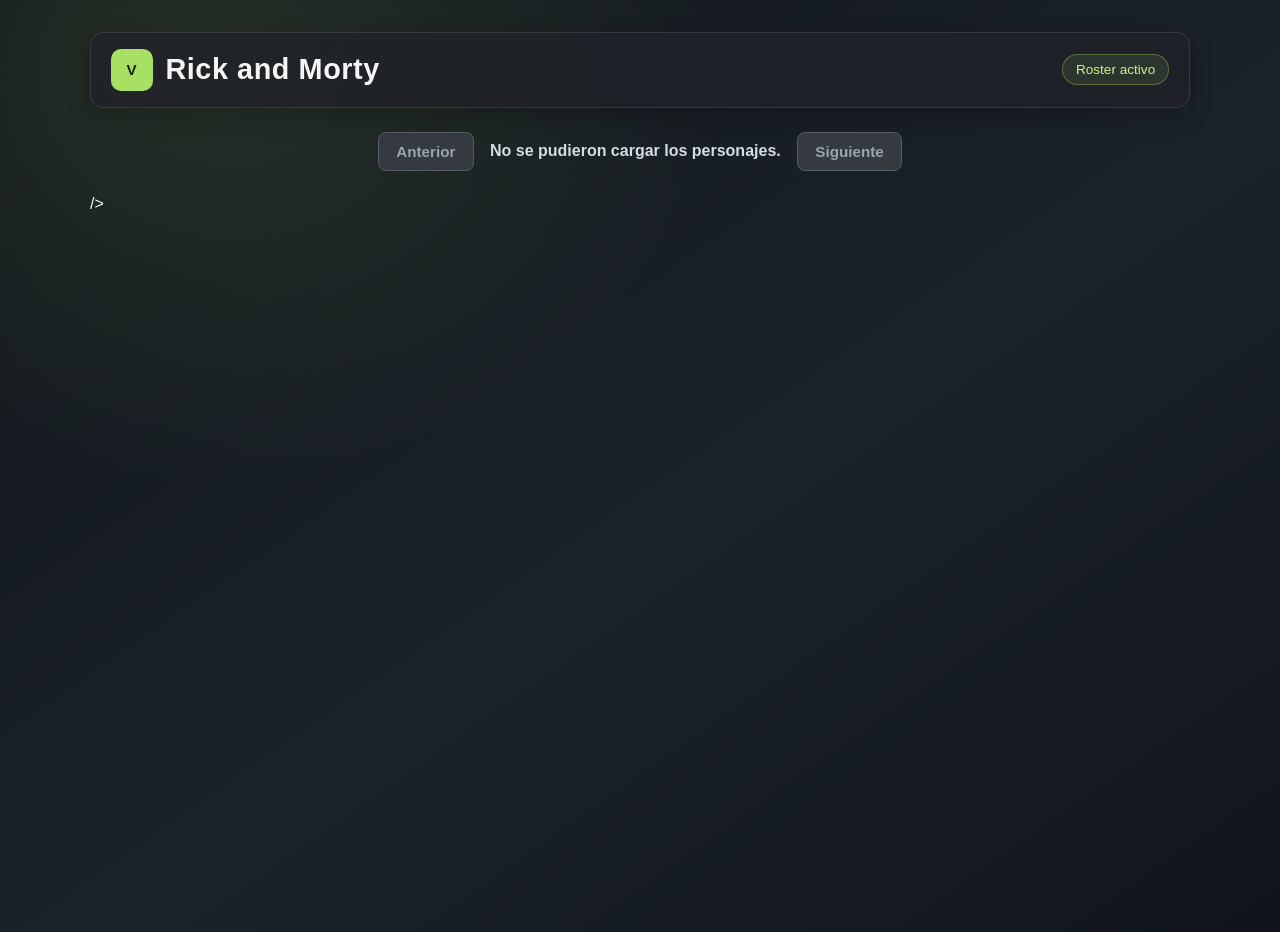
<file: API RICK AND MORTY/main.html>
<!DOCTYPE html>
<html lang="es">
<head>
  <meta charset="UTF-8" />
  <meta name="viewport" content="width=device-width, initial-scale=1.0" />
  <title>Rick and Morty | Personajes</title>
  <link rel="stylesheet" href="estilos.css" />
</head>
<body>
  <div class="page">
    <header class="topbar">
      <div class="brand">
        <div class="brand-mark">V</div>
        <span>Rick and Morty</span>
      </div>
      <div class="status-pill">Roster activo</div>
    </header>
    <nav class="paginacion" aria-label="Paginación de personajes">
      <button id="pagina-anterior" type="button" disabled>Anterior</button>
      <span id="indicador-pagina" aria-live="polite">Cargando...</span>
      <button id="pagina-siguiente" type="button" disabled>Siguiente</button>
    </nav>
    <div id="personajes"></div>
    <div class="loading" id="loading">
        />
      </div>
    </div>
    <nav>
    </nav>
    <main>     
      </section>
    </main>
  </div>

  <script src="api.js"></script>
</body>
</html>
</file>
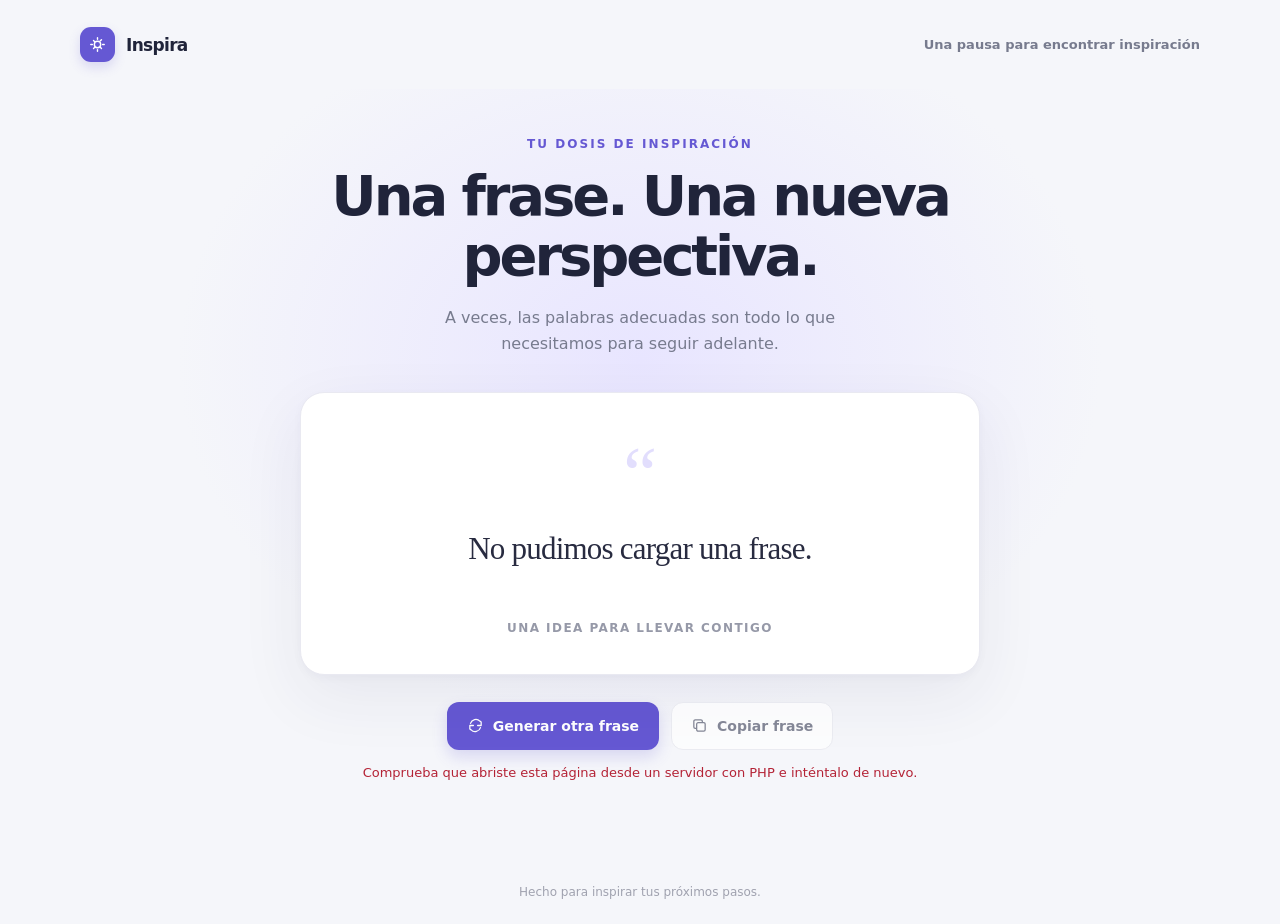
<file: generador-frases/main.html>
<!DOCTYPE html>
<html lang="es">
<head>
    <meta charset="UTF-8">
    <meta name="viewport" content="width=device-width, initial-scale=1">
    <meta name="theme-color" content="#f5f6fa">
    <title>Inspira — Generador de frases</title>
    <link rel="stylesheet" href="styles.css">
</head>
<body>
    <header class="topbar">
        <a class="brand" href="main.html" aria-label="Inspira, inicio">
            <span class="brand-mark" aria-hidden="true">
                <svg width="19" height="19" viewBox="0 0 24 24" fill="none">
                    <path d="M12 3.5v2m0 13v2m8.5-8.5h-2m-13 0h-2m13.51-6.01-1.42 1.42M8.41 15.59l-1.42 1.42m10.02 0-1.42-1.42M8.41 8.41 6.99 6.99" stroke="currentColor" stroke-width="1.8" stroke-linecap="round"/>
                    <circle cx="12" cy="12" r="4" stroke="currentColor" stroke-width="1.8"/>
                </svg>
            </span>
            Inspira
        </a>
        <span class="top-note">Una pausa para encontrar inspiración</span>
    </header>

    <main>
        <section class="generator" aria-labelledby="page-title">
            <p class="eyebrow">Tu dosis de inspiración</p>
            <h1 id="page-title">Una frase. Una nueva perspectiva.</h1>
            <p class="intro">A veces, las palabras adecuadas son todo lo que necesitamos para seguir adelante.</p>

            <div class="quote-card" aria-live="polite" aria-busy="true">
                <span class="quote-mark" aria-hidden="true">“</span>
                <p id="quote">Buscando una frase para ti…</p>
                <span class="quote-caption">Una idea para llevar contigo</span>
            </div>

            <div class="actions">
                <button class="primary" id="new-quote" type="button">
                    <svg width="17" height="17" viewBox="0 0 24 24" fill="none" aria-hidden="true">
                        <path d="M20 7v5h-5M4.93 9A8 8 0 0 1 18.2 5.8L20 7M4 17v-5h5m10.07 3A8 8 0 0 1 5.8 18.2L4 17" stroke="currentColor" stroke-width="1.8" stroke-linecap="round" stroke-linejoin="round"/>
                    </svg>
                    Generar otra frase
                </button>
                <button class="secondary" id="copy-quote" type="button" disabled>
                    <svg width="17" height="17" viewBox="0 0 24 24" fill="none" aria-hidden="true">
                        <rect x="8" y="8" width="12" height="12" rx="2" stroke="currentColor" stroke-width="1.8"/>
                        <path d="M16 8V6a2 2 0 0 0-2-2H6a2 2 0 0 0-2 2v8a2 2 0 0 0 2 2h2" stroke="currentColor" stroke-width="1.8"/>
                    </svg>
                    Copiar frase
                </button>
            </div>
            <p id="status" role="status"></p>
        </section>
    </main>

    <footer>Hecho para inspirar tus próximos pasos.</footer>

    <script>
        const quoteElement = document.querySelector("#quote");
        const quoteCard = document.querySelector(".quote-card");
        const statusElement = document.querySelector("#status");
        const newQuoteButton = document.querySelector("#new-quote");
        const copyQuoteButton = document.querySelector("#copy-quote");

        async function loadQuote() {
            newQuoteButton.disabled = true;
            copyQuoteButton.disabled = true;
            quoteCard.setAttribute("aria-busy", "true");
            statusElement.textContent = "";
            statusElement.removeAttribute("data-error");
            quoteElement.textContent = "Buscando una frase para ti…";

            try {
                const response = await fetch("index.php", {
                    headers: { "Accept": "application/json" },
                    cache: "no-store"
                });

                if (!response.ok) {
                    throw new Error(`El servidor respondió con el estado ${response.status}.`);
                }

                const data = await response.json();
                if (typeof data.frase !== "string" || data.frase.trim() === "") {
                    throw new Error("La respuesta del servidor no contiene una frase válida.");
                }

                quoteElement.textContent = data.frase;
                copyQuoteButton.disabled = false;
            } catch (error) {
                quoteElement.textContent = "No pudimos cargar una frase.";
                statusElement.textContent = "Comprueba que abriste esta página desde un servidor con PHP e inténtalo de nuevo.";
                statusElement.dataset.error = "true";
                console.error("No se pudo obtener una frase:", error);
            } finally {
                newQuoteButton.disabled = false;
                quoteCard.setAttribute("aria-busy", "false");
            }
        }

        newQuoteButton.addEventListener("click", loadQuote);
        copyQuoteButton.addEventListener("click", async () => {
            try {
                await navigator.clipboard.writeText(quoteElement.textContent);
                statusElement.removeAttribute("data-error");
                statusElement.textContent = "Frase copiada al portapapeles.";
            } catch (error) {
                statusElement.dataset.error = "true";
                statusElement.textContent = "No se pudo copiar la frase. Inténtalo de nuevo.";
                console.error("No se pudo copiar la frase:", error);
            }
        });

        loadQuote();
    </script>
</body>
</html>
</file>
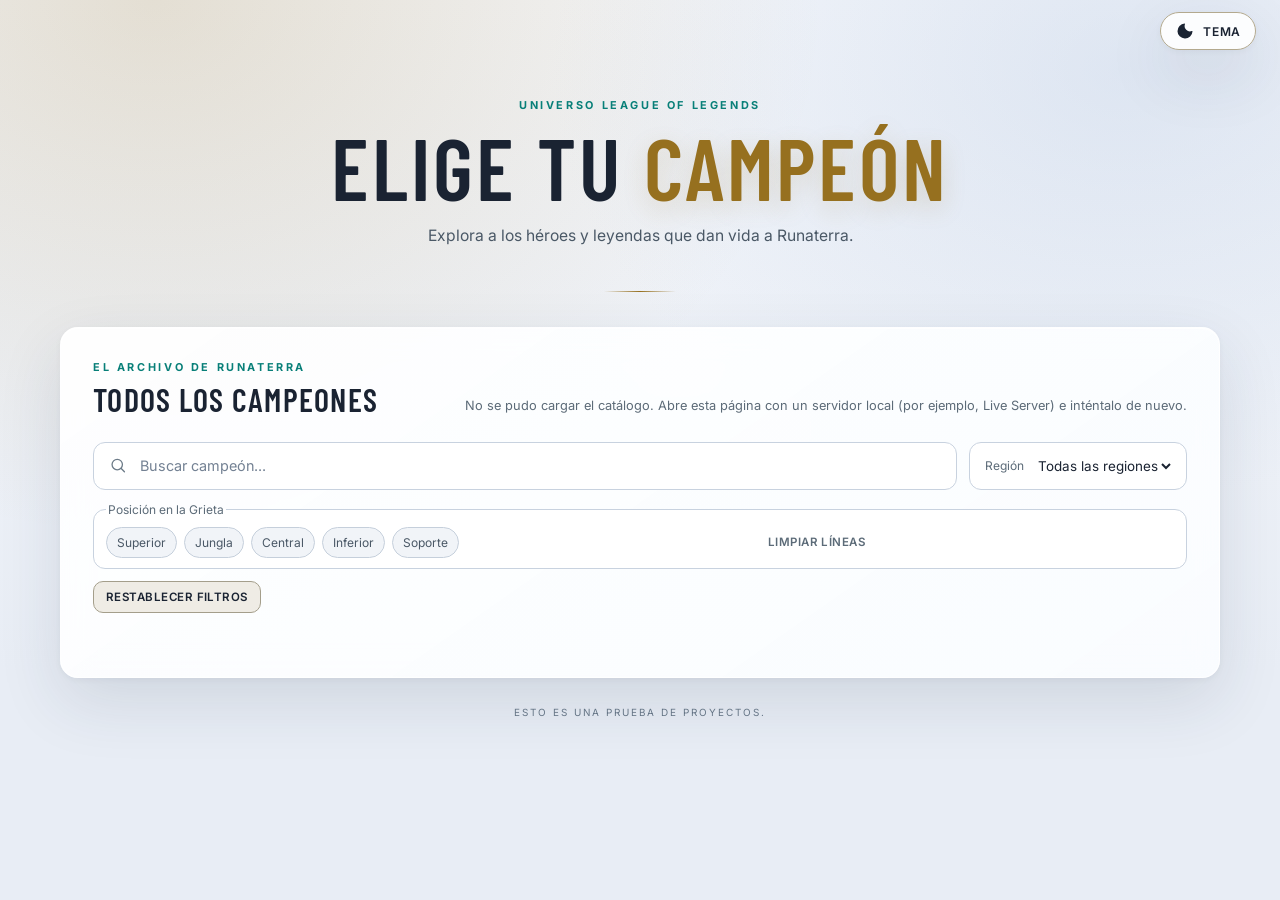
<file: league-of-legends/main.html>
<!DOCTYPE html>
<html lang="es">
<head>
    <meta charset="UTF-8">
    <meta name="viewport" content="width=device-width, initial-scale=1.0">
    <meta name="theme-color" content="#080d16" id="meta-theme-color">
    <meta name="description" content="Explora los campeones de League of Legends y descubre sus regiones.">
    <meta name="color-scheme" content="dark light">
    <title>Campeones — League of Legends</title>
    <link rel="preconnect" href="https://ddragon.leagueoflegends.com">
    <link rel="preconnect" href="https://fonts.googleapis.com">
    <link rel="preconnect" href="https://fonts.gstatic.com" crossorigin>
    <link rel="stylesheet" href="main.css">
    <script>
        (function () {
            var stored = null;
            try {
                stored = localStorage.getItem("runeterra-theme");
            } catch (error) {
                console.error("No se pudo leer la preferencia de tema:", error);
            }
            var theme = stored === "light" || stored === "dark"
                ? stored
                : (window.matchMedia("(prefers-color-scheme: light)").matches ? "light" : "dark");
            document.documentElement.setAttribute("data-theme", theme);
            var meta = document.getElementById("meta-theme-color");
            if (meta) meta.setAttribute("content", theme === "light" ? "#e8ecf1" : "#080d16");
        })();
    </script>
    <script src="app.js" defer></script>
</head>
<body>
    <a class="skip-link" href="#catalog-main">Saltar al catálogo</a>

    <div class="top-bar">
        <button type="button" id="theme-toggle" class="theme-toggle" aria-label="Cambiar entre tema claro y oscuro" aria-pressed="false">
            <svg class="theme-toggle-icon theme-icon-dark" aria-hidden="true" viewBox="0 0 24 24" width="20" height="20">
                <path fill="currentColor" d="M12 3a1 1 0 0 1 1 1v1.06a7.94 7.94 0 0 1 5.94 5.94H20a1 1 0 1 1 0 2h-1.06A7.94 7.94 0 0 1 13 19.94V21a1 1 0 1 1-2 0v-1.06A7.94 7.94 0 0 1 5.06 13H4a1 1 0 1 1 0-2h1.06A7.94 7.94 0 0 1 11 5.06V4a1 1 0 0 1 1-1Zm0 4a5 5 0 1 0 0 10 5 5 0 0 0 0-10Z"/>
            </svg>
            <svg class="theme-toggle-icon theme-icon-light" aria-hidden="true" viewBox="0 0 24 24" width="20" height="20">
                <path d="M20.985 12.486a9 9 0 1 1-9.473-9.472c.405-.022.617.463.402.807a6.5 6.5 0 0 0 8.268 8.268c.344-.215.829-.003.803.397Z" fill="currentColor"/>
            </svg>
            <span class="theme-toggle-label">Tema</span>
        </button>
    </div>

    <main class="page-shell">
        <header class="hero">
            <p class="eyebrow">UNIVERSO LEAGUE OF LEGENDS</p>
            <h1>Elige tu <span>campeón</span></h1>
            <p class="hero-copy">Explora a los héroes y leyendas que dan vida a Runaterra.</p>
        </header>

        <section id="catalog-main" class="catalog" aria-labelledby="catalog-title">
            <div class="catalog-heading">
                <div>
                    <p class="eyebrow">EL ARCHIVO DE RUNATERRA</p>
                    <h2 id="catalog-title">Todos los campeones</h2>
                </div>
                <p id="status" class="status" role="status" aria-live="polite">Cargando campeones...</p>
            </div>

            <div class="filters" role="search" aria-label="Filtros del catálogo">
                <label class="search-field">
                    <span class="visually-hidden">Buscar campeón</span>
                    <svg aria-hidden="true" viewBox="0 0 24 24" width="19" height="19">
                        <circle cx="10.8" cy="10.8" r="6.8" fill="none" stroke="currentColor" stroke-width="1.7"></circle>
                        <path d="m16 16 4.2 4.2" fill="none" stroke="currentColor" stroke-linecap="round" stroke-width="1.7"></path>
                    </svg>
                    <input id="search" type="search" name="q" placeholder="Buscar campeón..." autocomplete="off" enterkeyhint="search">
                </label>

                <label class="region-field">
                    <span id="region-label">Región</span>
                    <select id="region-filter" aria-labelledby="region-label">
                        <option value="">Todas las regiones</option>
                    </select>
                </label>

                <fieldset id="position-filter" class="position-filter">
                    <legend>Posición en la Grieta</legend>
                    <div class="position-filter-options">
                        <label class="position-option">
                            <input type="checkbox" name="position" value="TOP">
                            <span>Superior</span>
                        </label>
                        <label class="position-option">
                            <input type="checkbox" name="position" value="JUNGLE">
                            <span>Jungla</span>
                        </label>
                        <label class="position-option">
                            <input type="checkbox" name="position" value="MIDDLE">
                            <span>Central</span>
                        </label>
                        <label class="position-option">
                            <input type="checkbox" name="position" value="BOTTOM">
                            <span>Inferior</span>
                        </label>
                        <label class="position-option">
                            <input type="checkbox" name="position" value="SUPPORT">
                            <span>Soporte</span>
                        </label>
                    </div>
                    <button id="clear-positions" class="clear-positions" type="button">Limpiar líneas</button>
                </fieldset>

                <button type="button" id="reset-filters" class="reset-filters">Restablecer filtros</button>
            </div>

            <div id="active-filters" class="active-filters" hidden aria-label="Filtros activos"></div>

            <ul id="champions" class="champion-grid" aria-label="Campeones"></ul>
            <p id="empty-state" class="empty-state" hidden role="status">No encontramos campeones con esos filtros.</p>
        </section>

        <footer class="footer">
            <p>ESTO ES UNA PRUEBA DE PROYECTOS.</p>
        </footer>
    </main>

    <dialog id="champion-lore-dialog" class="lore-dialog" aria-labelledby="lore-title">
        <div class="lore-dialog-content">
            <button type="button" id="lore-close" class="lore-close" aria-label="Cerrar historia" autofocus>×</button>
            <p id="lore-region" class="eyebrow lore-region"></p>
            <h2 id="lore-title"></h2>
            <p id="lore-status" class="lore-status" role="status" aria-live="polite"></p>
            <p id="lore-text" class="lore-text" hidden></p>
            <button type="button" id="lore-retry" class="reset-filters lore-retry" hidden>Intentar de nuevo</button>
        </div>
    </dialog>
</body>
</html>
</file>
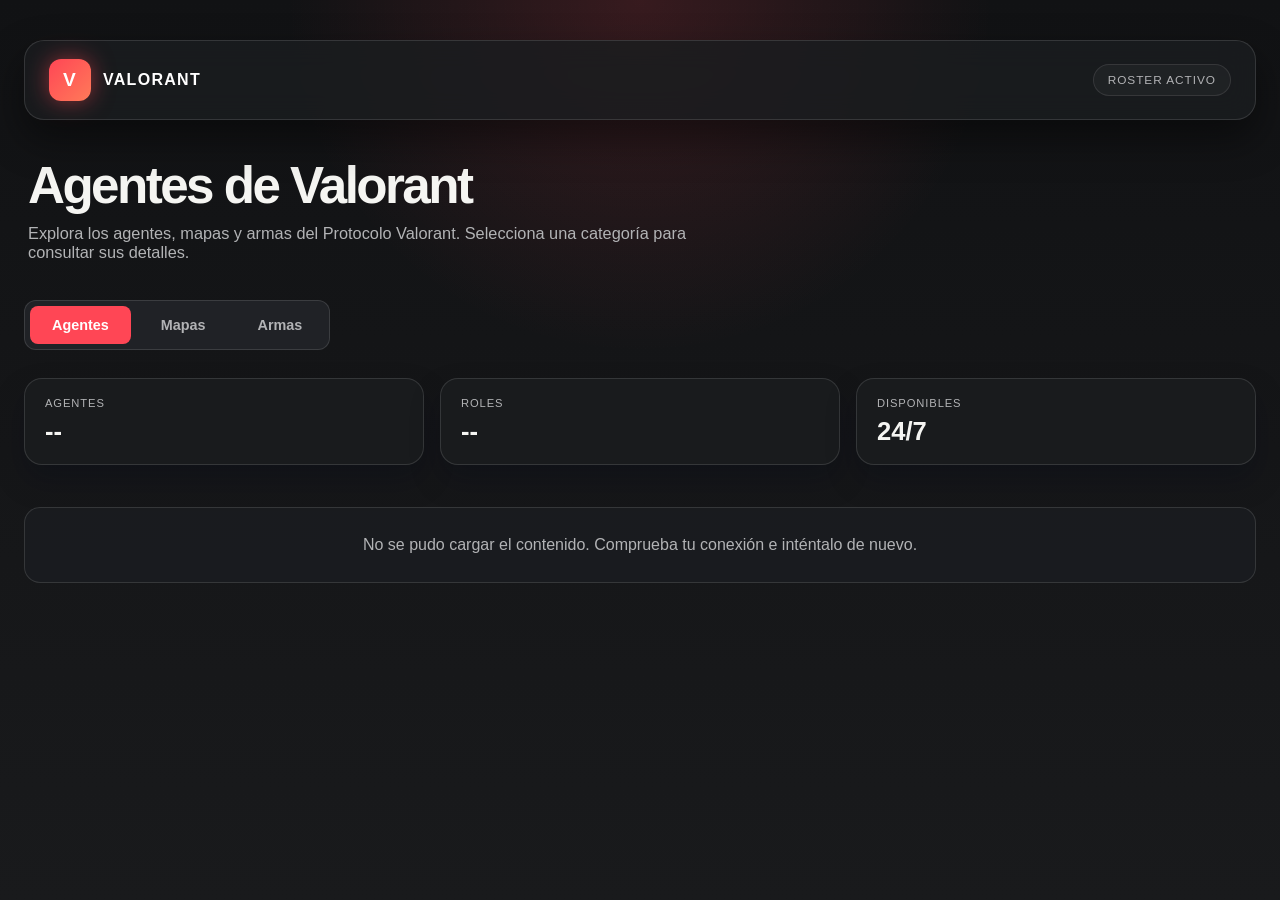
<file: valorant/main.html>
<!DOCTYPE html>
<html lang="es">
<head>
  <meta charset="UTF-8" />
  <meta name="viewport" content="width=device-width, initial-scale=1.0" />
  <title>Valorant | Agentes, mapas y armas</title>
  <link rel="stylesheet" href="styles.css" />
</head>
<body>
  <div class="page">
    <header class="topbar">
      <div class="brand">
        <div class="brand-mark">V</div>
        <span>Valorant</span>
      </div>
      <div class="status-pill">Roster activo</div>
    </header>

    <section class="hero">
      <div>
        <h1>Agentes de Valorant</h1>
        <p>Explora los agentes, mapas y armas del Protocolo Valorant. Selecciona una categoría para consultar sus detalles.</p>
      </div>
    </section>

    <nav class="content-tabs" role="tablist" aria-label="Seleccionar contenido">
      <button class="content-tab is-active" id="agents-tab" type="button" role="tab"
        aria-selected="true" aria-controls="agents-panel" data-content="agents">Agentes</button>
      <button class="content-tab" id="maps-tab" type="button" role="tab"
        aria-selected="false" aria-controls="maps-panel" data-content="maps">Mapas</button>
      <button class="content-tab" id="weapons-tab" type="button" role="tab"
        aria-selected="false" aria-controls="weapons-panel" data-content="weapons">Armas</button>
    </nav>

    <section class="metrics" aria-label="Resumen de agentes">
      <div class="metric">
        <span>Agentes</span>
        <strong id="metric-total">--</strong>
      </div>
      <div class="metric">
        <span>Roles</span>
        <strong id="metric-roles">--</strong>
      </div>
      <div class="metric">
        <span>Disponibles</span>
        <strong>24/7</strong>
      </div>
    </section>

    <main>
      <section id="agents-panel" class="content-panel" role="tabpanel" aria-labelledby="agents-tab">
        <div id="agents" class="agents-grid" aria-live="polite"></div>
      </section>
      <section id="maps-panel" class="content-panel" role="tabpanel" aria-labelledby="maps-tab" hidden>
        <div id="maps" class="agents-grid" aria-live="polite"></div>
      </section>
      <section id="weapons-panel" class="content-panel" role="tabpanel" aria-labelledby="weapons-tab" hidden>
        <div id="weapons" class="agents-grid weapons-grid" aria-live="polite"></div>
      </section>
    </main>
  </div>

  <script src="app.js"></script>
</body>
</html>
</file>
<file: API RICK AND MORTY/estilos.css>
* {
  box-sizing: border-box;
}

body {
  min-height: 100vh;
  margin: 0;
  background:
    radial-gradient(ellipse at 15% 5%, rgb(168 224 99 / 12%), transparent 35%),
    linear-gradient(145deg, #11151b, #1b2229 55%, #11151b);
  color: #f5f5f5;
  font-family: Arial, Helvetica, sans-serif;
}

.page {
  width: min(1100px, calc(100% - 2rem));
  margin: 2rem auto;
}

.topbar {
  display: flex;
  align-items: center;
  justify-content: space-between;
  gap: 1rem;
  padding: 1rem 1.25rem;
  border: 1px solid rgb(255 255 255 / 10%);
  border-radius: 14px;
  background: rgb(32 35 41 / 85%);
  box-shadow: 0 8px 24px rgb(0 0 0 / 20%);
}

.brand {
  display: flex;
  align-items: center;
  gap: 0.8rem;
  font-size: clamp(1.25rem, 3vw, 1.8rem);
  font-weight: 800;
  letter-spacing: 0.02em;
}

.brand-mark {
  display: grid;
  width: 2.6rem;
  height: 2.6rem;
  place-items: center;
  border-radius: 10px;
  background: #a8e063;
  color: #172015;
  font-size: 0.95rem;
  font-weight: 900;
}

.status-pill {
  padding: 0.45rem 0.8rem;
  border: 1px solid rgb(168 224 99 / 35%);
  border-radius: 999px;
  background: rgb(168 224 99 / 10%);
  color: #c8f58e;
  font-size: 0.85rem;
  white-space: nowrap;
}

#personajes {
  display: grid;
  grid-template-columns: repeat(3, minmax(0, 1fr));
  gap: 1.25rem;
}

.container-personaje {
  overflow: hidden;
  border: 1px solid #3c3c3c;
  border-radius: 12px;
  background: #202329;
  color: #f5f5f5;
  box-shadow: 0 4px 12px rgb(0 0 0 / 20%);
  transition: transform 180ms ease, box-shadow 180ms ease;
}

.container-personaje:hover {
  transform: translateY(-4px);
  box-shadow: 0 12px 24px rgb(0 0 0 / 35%);
}

.container-personaje > div:first-child {
  height: 220px;
  background: #343a40;
}

.container-personaje > div:first-child img {
  display: block;
  width: 100%;
  height: 100%;
  object-fit: cover;
}

.container-info-personaje {
  padding: 1rem;
}

.container-info-personaje-name h2 {
  margin: 0 0 0.4rem;
}

.container-info-personaje-name p {
  margin: 0;
  color: #b8c0cc;
}

.container-info-personaje-stats {
  display: grid;
  grid-template-columns: repeat(2, minmax(0, 1fr));
  gap: 0.75rem;
  margin-top: 1rem;
}

.container-info-personaje-stats > div {
  padding: 0.65rem;
  border-radius: 8px;
  background: #2b3038;
}

.container-info-personaje-stats h2 {
  margin: 0 0 0.25rem;
  color: #a8e063;
  font-size: 0.8rem;
}

.container-info-personaje-stats p {
  margin: 0;
  overflow-wrap: anywhere;
}

.paginacion {
  display: flex;
  align-items: center;
  justify-content: center;
  gap: 1rem;
  margin: 1.5rem 0;
}

.paginacion button {
  padding: 0.65rem 1.1rem;
  border: 1px solid #a8e063;
  border-radius: 8px;
  background: #a8e063;
  color: #172015;
  font-size: 0.95rem;
  font-weight: 700;
  cursor: pointer;
  transition: background-color 150ms ease, transform 150ms ease, box-shadow 150ms ease;
}

.paginacion button:not(:disabled):hover {
  transform: translateY(-2px);
  background: #c0f27a;
  box-shadow: 0 5px 14px rgb(168 224 99 / 25%);
}

.paginacion button:not(:disabled):active {
  transform: translateY(0) scale(0.97);
}

.paginacion button:focus-visible {
  outline: 3px solid #f5f5f5;
  outline-offset: 3px;
}

.paginacion span {
  min-width: 8rem;
  color: #d5dbe3;
  font-weight: 700;
  text-align: center;
}

.paginacion button:disabled {
  border-color: #555d66;
  background: #343a40;
  color: #9ba3ad;
  cursor: not-allowed;
}

@media (prefers-reduced-motion: reduce) {
  *,
  *::before,
  *::after {
    scroll-behavior: auto !important;
    transition-duration: 0.01ms !important;
  }
}

@media (max-width: 800px) {
  #personajes {
    grid-template-columns: repeat(2, minmax(0, 1fr));
  }
}

@media (max-width: 540px) {
  .page {
    width: min(100% - 1.25rem, 420px);
    margin: 1rem auto;
  }

  .topbar {
    padding: 0.8rem;
  }

  .brand {
    gap: 0.55rem;
  }

  .brand-mark {
    width: 2.2rem;
    height: 2.2rem;
  }

  .status-pill {
    padding: 0.4rem 0.6rem;
    font-size: 0.75rem;
  }

  #personajes {
    grid-template-columns: 1fr;
  }
}
</file>
<file: generador-frases/styles.css>
:root {
    color-scheme: light;
    font-family: Inter, ui-sans-serif, system-ui, -apple-system, BlinkMacSystemFont, "Segoe UI", sans-serif;
    color: #20243a;
    background: #f5f6fa;
    font-synthesis: none;
    text-rendering: optimizeLegibility;
    -webkit-font-smoothing: antialiased;
    -moz-osx-font-smoothing: grayscale;
}

* { box-sizing: border-box; }

body {
    min-width: 320px;
    min-height: 100vh;
    margin: 0;
    display: flex;
    flex-direction: column;
}

.topbar {
    width: min(1120px, calc(100% - 48px));
    margin: 0 auto;
    padding: 27px 0;
    display: flex;
    align-items: center;
    justify-content: space-between;
}

.brand {
    display: inline-flex;
    align-items: center;
    gap: 11px;
    color: inherit;
    text-decoration: none;
    font-size: 17px;
    font-weight: 750;
    letter-spacing: -0.04em;
}

.brand-mark {
    width: 35px;
    height: 35px;
    display: grid;
    place-items: center;
    border-radius: 11px;
    color: #fff;
    background: #6558d3;
    box-shadow: 0 5px 12px #6558d333;
}

.top-note {
    color: #777b8e;
    font-size: 13px;
    font-weight: 550;
}

main {
    flex: 1;
    display: grid;
    place-items: center;
    padding: 48px 24px 80px;
    background:
        radial-gradient(ellipse at 50% 35%, #e8e5ff 0, #f5f6fa 51%, transparent 74%);
}

.generator {
    width: min(100%, 680px);
    text-align: center;
}

.eyebrow {
    margin: 0 0 15px;
    color: #6558d3;
    font-size: 12px;
    font-weight: 750;
    letter-spacing: .17em;
    text-transform: uppercase;
}

h1 {
    margin: 0;
    font-size: clamp(36px, 7vw, 56px);
    line-height: 1.08;
    letter-spacing: -.055em;
}

.intro {
    max-width: 430px;
    margin: 18px auto 34px;
    color: #777b8e;
    font-size: 16px;
    line-height: 1.65;
}

.quote-card {
    position: relative;
    padding: 46px 54px 38px;
    overflow: hidden;
    border: 1px solid #e9e9f1;
    border-radius: 24px;
    background: #fff;
    box-shadow: 0 22px 65px #29265012, 0 3px 10px #29265008;
}

.quote-mark {
    display: block;
    height: 43px;
    color: #e2defd;
    font-family: Georgia, serif;
    font-size: 76px;
    line-height: .9;
}

#quote {
    min-height: 96px;
    margin: 20px 0 19px;
    display: grid;
    place-items: center;
    color: #282b40;
    font-family: Georgia, "Times New Roman", serif;
    font-size: clamp(23px, 4vw, 31px);
    line-height: 1.45;
    letter-spacing: -.025em;
}

.quote-caption {
    color: #9699a8;
    font-size: 12px;
    font-weight: 650;
    letter-spacing: .12em;
    text-transform: uppercase;
}

.actions {
    margin-top: 27px;
    display: flex;
    justify-content: center;
    gap: 12px;
}

button {
    min-height: 48px;
    padding: 0 19px;
    display: inline-flex;
    align-items: center;
    justify-content: center;
    gap: 9px;
    border: 1px solid transparent;
    border-radius: 12px;
    font: inherit;
    font-size: 14px;
    font-weight: 700;
    cursor: pointer;
    transition: transform .18s ease, box-shadow .18s ease, background .18s ease;
}

button:hover:not(:disabled) { transform: translateY(-2px); }
button:focus-visible { outline: 3px solid #9d94f6; outline-offset: 3px; }

.primary {
    color: #fff;
    background: #6558d3;
    box-shadow: 0 7px 15px #6558d333;
}

.primary:hover:not(:disabled) {
    background: #574ac5;
    box-shadow: 0 10px 20px #6558d344;
}

.secondary {
    color: #55596d;
    border-color: #e6e7ee;
    background: #fff;
}

.secondary:hover:not(:disabled) { background: #f8f8fc; }
button:disabled { cursor: wait; opacity: .7; }

#status {
    min-height: 20px;
    margin: 15px 0 0;
    color: #777b8e;
    font-size: 13px;
}

#status[data-error="true"] { color: #b42336; }

footer {
    padding: 20px 24px 25px;
    color: #a0a2af;
    text-align: center;
    font-size: 12px;
}

@media (max-width: 540px) {
    .topbar { width: calc(100% - 36px); padding: 19px 0; }
    .top-note { font-size: 11px; }
    main { padding: 45px 18px 60px; }
    .intro { margin-bottom: 27px; font-size: 15px; }
    .quote-card { padding: 34px 22px 29px; border-radius: 19px; }
    #quote { min-height: 125px; }
    .actions { flex-direction: column; }
    button { width: 100%; }
}

@media (prefers-reduced-motion: reduce) {
    *, *::before, *::after { scroll-behavior: auto !important; transition-duration: .01ms !important; }
}
</file>
<file: league-of-legends/main.css>
@import url("https://fonts.googleapis.com/css2?family=Barlow+Condensed:wght@500;600;700;800&family=Inter:wght@400;500;600;700&display=swap");

:root,
[data-theme="dark"] {
  color-scheme: dark;
  --gold: #c8aa6e;
  --gold-light: #f0e6d2;
  --teal: #0ac8b9;
  --muted: #82909d;
  --text-body: #f0e6d2;
  --text-soft: #aab4bd;
  --text-faint: #586671;
  --page-bg-top: #0b111b;
  --page-bg-bottom: #080d16;
  --panel-bg-start: rgb(17 27 38 / 96%);
  --panel-bg-end: rgb(12 19 29 / 96%);
  --field-bg: #0b121b;
  --field-border: #293440;
  --field-label: #84919c;
  --field-placeholder: #71808c;
  --chip-bg: #101923;
  --chip-border: #34414c;
  --card-bg-end: #0c141e;
  --card-img-bg: #0d151e;
  --card-overlay: rgb(5 10 16 / 82%);
  --info-overlay: rgb(5 10 16 / 24%);
  --empty-border: #34424d;
  --icon-muted: #74828e;
  --region-accent: var(--active-region-accent, #c8aa6e);
  --region-glow: var(--active-region-glow, rgb(200 170 110 / 22%));
  --region-surface: var(--active-region-surface, #252117);
  --shadow-panel: 0 24px 70px rgb(0 0 0 / 22%);
  --shadow-card: 0 12px 28px rgb(0 0 0 / 38%);
  --toggle-bg: rgb(11 18 27 / 88%);
  --toggle-border: color-mix(in srgb, var(--gold) 35%, #293440);
}

[data-theme="light"] {
  color-scheme: light;
  --gold: #96701f;
  --gold-light: #1a2332;
  --teal: #087f78;
  --muted: #5c6b78;
  --text-body: #1a2332;
  --text-soft: #4a5866;
  --text-faint: #687788;
  --page-bg-top: #f5f7fb;
  --page-bg-bottom: #e8edf5;
  --panel-bg-start: rgb(255 255 255 / 94%);
  --panel-bg-end: rgb(250 252 255 / 96%);
  --field-bg: #fff;
  --field-border: #c8d2df;
  --field-label: #5c6b78;
  --field-placeholder: #738193;
  --chip-bg: #f1f4f8;
  --chip-border: #c5cfdb;
  --card-bg-end: #fff;
  --card-img-bg: #e5eaf1;
  --card-overlay: rgb(20 29 42 / 82%);
  --info-overlay: rgb(255 255 255 / 35%);
  --empty-border: #c5cfdb;
  --icon-muted: #6b7a87;
  --region-accent: color-mix(in srgb, var(--active-region-accent, #96701f) 76%, #1a2332);
  --region-glow: color-mix(in srgb, var(--active-region-accent, #96701f) 18%, transparent);
  --region-surface: color-mix(in srgb, var(--active-region-accent, #96701f) 12%, #fff);
  --shadow-panel: 0 24px 64px rgb(34 48 70 / 12%), 0 2px 8px rgb(34 48 70 / 5%);
  --shadow-card: 0 12px 28px rgb(34 48 70 / 16%);
  --toggle-bg: rgb(255 255 255 / 88%);
  --toggle-border: color-mix(in srgb, var(--gold) 42%, #c8d2df);
}

:root {
  font-family: "Inter", Arial, sans-serif;
  color: var(--text-body);
  background: var(--page-bg-bottom);
  font-synthesis: none;
  text-rendering: optimizeLegibility;
}

* {
  box-sizing: border-box;
}

body {
  min-width: 320px;
  min-height: 100vh;
  margin: 0;
  background:
    radial-gradient(ellipse at 50% 0, var(--region-glow), transparent 45rem),
    linear-gradient(180deg, var(--page-bg-top) 0%, var(--page-bg-bottom) 36rem);
  transition: background 320ms ease, color 220ms ease;
}

[data-theme="light"] body {
  background:
    radial-gradient(ellipse at 88% 8%, rgb(179 198 225 / 34%), transparent 36rem),
    radial-gradient(ellipse at 12% 0, var(--region-glow), transparent 42rem),
    linear-gradient(180deg, var(--page-bg-top) 0%, var(--page-bg-bottom) 42rem);
}

button,
input,
select {
  font: inherit;
}

.skip-link {
  position: absolute;
  z-index: 100;
  top: 12px;
  left: 12px;
  padding: 10px 14px;
  border-radius: 8px;
  color: var(--gold-light);
  background: var(--field-bg);
  border: 1px solid var(--region-accent);
  transform: translateY(-140%);
  transition: transform 180ms ease;
  text-decoration: none;
}

.skip-link:focus-visible {
  transform: translateY(0);
}

.top-bar {
  position: sticky;
  z-index: 20;
  top: 0;
  display: flex;
  justify-content: flex-end;
  padding: 12px 24px 0;
  pointer-events: none;
}

.theme-toggle {
  display: inline-flex;
  align-items: center;
  gap: 8px;
  padding: 8px 14px;
  border: 1px solid var(--toggle-border);
  border-radius: 999px;
  color: var(--gold-light);
  background: var(--toggle-bg);
  backdrop-filter: blur(8px);
  cursor: pointer;
  pointer-events: auto;
  box-shadow: var(--shadow-panel);
  transition: border-color 180ms ease, background 180ms ease, box-shadow 180ms ease, transform 180ms ease;
}

.theme-toggle:hover {
  border-color: var(--region-accent);
  background: color-mix(in srgb, var(--region-accent) 8%, var(--toggle-bg));
  box-shadow: 0 10px 28px color-mix(in srgb, var(--region-accent) 18%, transparent), var(--shadow-panel);
  transform: translateY(-1px);
}

.theme-toggle:focus-visible {
  outline: 2px solid var(--region-accent);
  outline-offset: 3px;
}

.theme-toggle-icon {
  flex: 0 0 auto;
}

.theme-toggle-icon[hidden] {
  display: none !important;
}

[data-theme="dark"] .theme-icon-light,
[data-theme="light"] .theme-icon-dark {
  display: none;
}

.theme-toggle-label {
  font-size: 0.75rem;
  font-weight: 600;
  letter-spacing: 0.06em;
  text-transform: uppercase;
}

.page-shell {
  width: min(1160px, calc(100% - 48px));
  margin: 0 auto;
}

.hero {
  position: relative;
  padding: 48px 24px 82px;
  text-align: center;
}

.hero::after {
  position: absolute;
  bottom: 35px;
  left: 50%;
  width: 72px;
  height: 1px;
  background: linear-gradient(90deg, transparent, var(--gold), transparent);
  content: "";
  transform: translateX(-50%);
}

.eyebrow {
  margin: 0;
  color: var(--teal);
  font-size: 0.68rem;
  font-weight: 700;
  letter-spacing: 0.24em;
}

.hero h1,
.catalog-heading h2 {
  font-family: "Barlow Condensed", Impact, sans-serif;
  font-weight: 600;
  text-transform: uppercase;
}

.hero h1 {
  margin: 13px 0 8px;
  color: var(--gold-light);
  font-size: clamp(3.1rem, 8vw, 5.4rem);
  letter-spacing: 0.035em;
  line-height: 0.98;
}

.hero h1 span {
  color: var(--gold);
}

[data-theme="light"] .hero h1 span {
  text-shadow: 0 8px 24px rgb(150 112 31 / 18%);
}

.hero-copy {
  margin: 16px 0 0;
  color: var(--text-soft);
  font-size: 0.98rem;
}

.catalog {
  padding: 32px;
  border: 1px solid color-mix(in srgb, var(--region-accent) 42%, transparent);
  border-radius: 18px;
  background: linear-gradient(145deg, var(--panel-bg-start), var(--panel-bg-end));
  backdrop-filter: blur(14px);
  box-shadow: var(--shadow-panel);
  transition: border-color 240ms ease, box-shadow 240ms ease, transform 240ms ease;
}

[data-theme="light"] .catalog {
  border-color: rgb(255 255 255 / 82%);
  box-shadow: var(--shadow-panel), inset 0 1px 0 rgb(255 255 255 / 90%);
}

.catalog-heading {
  display: flex;
  align-items: end;
  justify-content: space-between;
  gap: 20px;
  margin-bottom: 24px;
}

.catalog-heading h2 {
  margin: 6px 0 0;
  color: var(--gold-light);
  font-size: 2rem;
  letter-spacing: 0.04em;
}

.status {
  margin: 0 0 5px;
  color: var(--muted);
  font-size: 0.8rem;
}

.filters {
  display: flex;
  flex-wrap: wrap;
  gap: 12px;
  margin-bottom: 14px;
}

.search-field,
.region-field {
  display: flex;
  min-height: 48px;
  align-items: center;
  border: 1px solid var(--field-border);
  border-radius: 12px;
  background: var(--field-bg);
  color: var(--icon-muted);
  transition: border-color 160ms ease, box-shadow 160ms ease, background-color 160ms ease, transform 160ms ease;
}

.search-field {
  flex: 1;
  gap: 11px;
  padding: 0 15px;
}

.search-field:focus-within,
.region-field:focus-within {
  border-color: var(--region-accent);
  box-shadow: 0 0 0 3px var(--region-glow), 0 8px 20px color-mix(in srgb, var(--region-accent) 12%, transparent);
  transform: translateY(-1px);
}

.search-field input {
  width: 100%;
  border: 0;
  outline: 0;
  color: var(--gold-light);
  background: transparent;
  font-size: 0.9rem;
}

.search-field input::placeholder {
  color: var(--field-placeholder);
}

.search-field input::-webkit-search-cancel-button {
  cursor: pointer;
}

.region-field {
  gap: 10px;
  padding: 0 12px 0 15px;
}

[data-theme="light"] body.region-active .region-field {
  border-color: var(--region-accent);
  background: color-mix(in srgb, var(--region-accent) 16%, var(--field-bg));
  box-shadow:
    0 0 0 3px var(--region-glow),
    0 6px 18px color-mix(in srgb, var(--region-accent) 22%, transparent);
}

.region-field span {
  color: var(--field-label);
  font-size: 0.75rem;
}

.region-field select {
  max-width: 190px;
  border: 0;
  outline: 0;
  color: var(--gold-light);
  background: transparent;
  cursor: pointer;
  font-size: 0.84rem;
}

[data-theme="light"] body.region-active .region-field span,
[data-theme="light"] body.region-active .region-field select {
  color: var(--text-body);
  font-weight: 600;
}

.region-field option {
  color: var(--gold-light);
  background: var(--field-bg);
}

.position-filter {
  display: grid;
  min-width: 0;
  width: 100%;
  grid-template-columns: max-content minmax(0, 1fr) max-content;
  align-items: center;
  gap: 12px;
  margin: 0;
  padding: 10px 12px;
  border: 1px solid var(--field-border);
  border-radius: 12px;
  background: var(--field-bg);
  transition: border-color 160ms ease, box-shadow 160ms ease;
}

.position-filter:focus-within {
  border-color: var(--region-accent);
  box-shadow: 0 0 0 3px var(--region-glow);
}

.position-filter legend {
  color: var(--field-label);
  font-size: 0.75rem;
}

.position-filter-options {
  display: flex;
  flex-wrap: wrap;
  gap: 7px;
}

.position-option {
  position: relative;
  cursor: pointer;
}

.position-option input {
  position: absolute;
  width: 1px;
  height: 1px;
  overflow: hidden;
  clip: rect(0, 0, 0, 0);
  clip-path: inset(50%);
  white-space: nowrap;
}

.position-option span {
  display: block;
  padding: 7px 10px;
  border: 1px solid var(--chip-border);
  border-radius: 999px;
  color: var(--text-soft);
  background: var(--chip-bg);
  font-size: 0.75rem;
  transition: color 160ms ease, border-color 160ms ease, background 160ms ease, box-shadow 160ms ease, transform 160ms ease;
}

.position-option:hover span {
  border-color: var(--region-accent);
  color: var(--gold-light);
  box-shadow: 0 5px 14px color-mix(in srgb, var(--region-accent) 16%, transparent);
  transform: translateY(-1px);
}

.position-option input:checked + span {
  border-color: var(--region-accent);
  color: var(--gold-light);
  background: color-mix(in srgb, var(--region-accent) 22%, var(--chip-bg));
  box-shadow: inset 0 0 0 1px color-mix(in srgb, var(--region-accent) 28%, transparent);
}

.position-option input:focus-visible + span {
  outline: 2px solid var(--region-accent);
  outline-offset: 3px;
}

.clear-positions,
.reset-filters {
  flex: 0 0 auto;
  padding: 8px 12px;
  border-radius: 10px;
  cursor: pointer;
  font-size: 0.72rem;
  font-weight: 600;
  letter-spacing: 0.04em;
  text-transform: uppercase;
  transition: color 160ms ease, border-color 160ms ease, background 160ms ease, transform 160ms ease;
}

.clear-positions {
  border: 0;
  color: var(--muted);
  background: transparent;
}

.clear-positions:hover,
.clear-positions:focus-visible {
  color: var(--region-accent);
}

.reset-filters {
  align-self: center;
  border: 1px solid color-mix(in srgb, var(--region-accent) 45%, var(--field-border));
  color: var(--gold-light);
  background: color-mix(in srgb, var(--region-accent) 12%, var(--field-bg));
}

.reset-filters:hover,
.reset-filters:focus-visible {
  border-color: var(--region-accent);
  background: color-mix(in srgb, var(--region-accent) 22%, var(--field-bg));
  transform: translateY(-1px);
}

.active-filters {
  display: flex;
  flex-wrap: wrap;
  gap: 8px;
  margin-bottom: 18px;
}

.filter-pill {
  display: inline-flex;
  align-items: center;
  gap: 6px;
  padding: 6px 10px;
  border: 1px solid color-mix(in srgb, var(--region-accent) 40%, var(--chip-border));
  border-radius: 999px;
  color: var(--gold-light);
  background: color-mix(in srgb, var(--region-accent) 14%, var(--chip-bg));
  cursor: pointer;
  font-size: 0.72rem;
  font-weight: 600;
  transition: border-color 160ms ease, background 160ms ease, transform 160ms ease;
}

.filter-pill:hover,
.filter-pill:focus-visible {
  border-color: var(--region-accent);
  transform: translateY(-1px);
}

.filter-pill svg {
  width: 14px;
  height: 14px;
  opacity: 0.85;
}

.champion-grid {
  display: grid;
  grid-template-columns: repeat(auto-fill, minmax(155px, 1fr));
  gap: 14px;
  margin: 0;
  padding: 0;
  list-style: none;
}

.champion-grid.is-updating {
  opacity: 0.72;
  transition: opacity 120ms ease;
}

.champion-card {
  --card-accent: var(--champion-accent, var(--region-accent));
  --card-glow: var(--champion-glow, var(--region-glow));
  --card-surface: var(--champion-surface, var(--region-surface));
  position: relative;
  min-width: 0;
  overflow: hidden;
  cursor: pointer;
  border: 1px solid color-mix(in srgb, var(--card-accent) 38%, var(--field-border));
  border-radius: 16px;
  background:
    linear-gradient(150deg, color-mix(in srgb, var(--card-surface) 82%, var(--card-accent)), var(--card-bg-end) 78%);
  animation: reveal 420ms cubic-bezier(0.2, 0.75, 0.25, 1) both;
  animation-delay: calc(var(--card-order, 0) * 24ms);
  transition:
    border-color 240ms ease,
    transform 320ms cubic-bezier(0.2, 0.75, 0.25, 1),
    box-shadow 320ms ease,
    background-color 240ms ease;
}

[data-theme="light"] .champion-card {
  background: linear-gradient(
    145deg,
    color-mix(in srgb, var(--card-accent) 8%, #fff),
    var(--card-bg-end) 78%
  );
  box-shadow: 0 3px 12px rgb(34 48 70 / 6%);
}

.region-active .champion-card {
  --card-accent: var(--region-accent);
  --card-glow: var(--region-glow);
  --card-surface: var(--region-surface);
}

.champion-card::before {
  position: absolute;
  z-index: 2;
  top: 0;
  right: 0;
  left: 0;
  height: 3px;
  background: linear-gradient(90deg, transparent, var(--card-accent), transparent);
  content: "";
  opacity: 0.8;
  transition: opacity 240ms ease, height 240ms ease;
}

.champion-card::after {
  position: absolute;
  z-index: 1;
  inset: 0;
  border-radius: inherit;
  background: radial-gradient(260px circle at 80% 0, var(--card-glow), transparent 72%);
  content: "";
  opacity: 0;
  pointer-events: none;
  transition: opacity 320ms ease;
}

.champion-card:hover,
.champion-card:focus-within {
  z-index: 1;
  border-color: var(--card-accent);
  box-shadow: 0 20px 42px var(--card-glow), var(--shadow-card);
  transform: translateY(-8px) scale(1.025);
}

.champion-card:focus-visible {
  outline: 3px solid var(--card-accent);
  outline-offset: 3px;
}

.champion-card:hover::before,
.champion-card:focus-within::before {
  height: 4px;
  opacity: 1;
}

.champion-card:hover::after,
.champion-card:focus-within::after {
  opacity: 1;
}

.champion-region-badge {
  position: absolute;
  z-index: 3;
  top: 10px;
  left: 10px;
  max-width: calc(100% - 20px);
  padding: 4px 8px;
  border: 1px solid color-mix(in srgb, var(--card-accent) 55%, transparent);
  border-radius: 999px;
  color: var(--gold-light);
  background: color-mix(in srgb, var(--card-surface) 70%, rgb(0 0 0 / 55%));
  backdrop-filter: blur(4px);
  font-size: 0.58rem;
  font-weight: 700;
  letter-spacing: 0.08em;
  text-transform: uppercase;
  overflow: hidden;
  text-overflow: ellipsis;
  white-space: nowrap;
  opacity: 0;
  transform: translateY(-4px);
  transition: opacity 220ms ease, transform 220ms ease;
}

[data-theme="light"] .champion-region-badge {
  color: #fff;
  background: rgb(16 24 34 / 92%);
}

.champion-card:hover .champion-region-badge,
.champion-card:focus-within .champion-region-badge {
  opacity: 1;
  transform: translateY(0);
}

.champion-image-frame {
  position: relative;
  overflow: hidden;
  aspect-ratio: 4 / 5;
  border-radius: 15px 15px 0 0;
  background: linear-gradient(135deg, var(--card-surface), var(--card-img-bg));
}

[data-theme="light"] .champion-image-frame {
  background: linear-gradient(
    135deg,
    color-mix(in srgb, var(--card-accent) 12%, #fff),
    var(--card-img-bg)
  );
}

.champion-card img {
  display: block;
  width: 100%;
  height: 100%;
  object-fit: cover;
  transition:
    filter 320ms ease,
    transform 650ms cubic-bezier(0.2, 0.75, 0.25, 1);
}

.champion-card:hover img,
.champion-card:focus-within img {
  filter: saturate(1.2) brightness(1.1);
  transform: scale(1.1);
}

.champion-image-frame::after {
  position: absolute;
  inset: 35% 0 0;
  background: linear-gradient(transparent, var(--card-overlay));
  content: "";
}

.champion-info {
  position: relative;
  z-index: 2;
  padding: 12px 13px 14px;
  background: linear-gradient(180deg, transparent, var(--info-overlay));
  transition: transform 260ms ease;
}

.champion-card:hover .champion-info,
.champion-card:focus-within .champion-info {
  transform: translateY(-2px);
}

.champion-name {
  overflow: hidden;
  margin: 0;
  color: var(--gold-light);
  font-family: "Barlow Condensed", Impact, sans-serif;
  font-size: 1.18rem;
  font-weight: 600;
  letter-spacing: 0.035em;
  text-overflow: ellipsis;
  white-space: nowrap;
}

.champion-roles {
  display: flex;
  flex-wrap: wrap;
  gap: 5px;
  margin: 6px 0 0;
  padding: 0;
  list-style: none;
}

.champion-roles li {
  padding: 4px 7px;
  border: 1px solid color-mix(in srgb, var(--card-accent) 48%, transparent);
  border-radius: 999px;
  color: var(--text-body);
  background: color-mix(in srgb, var(--card-accent) 18%, var(--chip-bg));
  font-size: 0.62rem;
  font-weight: 600;
  letter-spacing: 0.035em;
}

.champion-detail {
  margin-top: 11px;
}

.champion-detail h4 {
  margin: 0;
  color: var(--muted);
  font-size: 0.57rem;
  font-weight: 700;
  letter-spacing: 0.12em;
  text-transform: uppercase;
}

.champion-positions {
  display: flex;
  flex-wrap: wrap;
  gap: 5px;
  margin: 5px 0 0;
  padding: 0;
  list-style: none;
}

.champion-positions li {
  display: inline-flex;
  min-height: 24px;
  align-items: center;
  padding: 3px 8px;
  border: 1px solid color-mix(in srgb, var(--card-accent) 48%, transparent);
  border-radius: 999px;
  color: var(--gold-light);
  background: color-mix(in srgb, var(--card-accent) 16%, var(--field-bg));
  font-size: 0.63rem;
  font-weight: 600;
}

.positions-unavailable {
  margin: 5px 0 0;
  color: var(--muted);
  font-size: 0.68rem;
}

.region-active .champion-roles li {
  color: var(--gold-light);
  border-color: color-mix(in srgb, var(--region-accent) 36%, transparent);
}

.empty-state {
  margin: 18px 0 6px;
  padding: 32px 16px;
  border: 1px dashed var(--empty-border);
  border-radius: 12px;
  color: var(--text-soft);
  text-align: center;
}

@media (hover: none) {
  .champion-card:hover,
  .champion-card:focus-within {
    transform: none;
  }

  .champion-region-badge {
    opacity: 1;
    transform: none;
  }
}

.footer {
  padding: 28px 12px 36px;
  color: var(--text-faint);
  font-size: 0.62rem;
  letter-spacing: 0.2em;
  text-align: center;
}

.footer p {
  margin: 0;
}

.lore-dialog {
  width: min(560px, calc(100% - 32px));
  max-height: min(76vh, 680px);
  overflow: auto;
  padding: 0;
  border: 1px solid color-mix(in srgb, var(--region-accent) 38%, var(--field-border));
  border-radius: 20px;
  color: var(--text-body);
  background: linear-gradient(145deg, var(--panel-bg-start), var(--panel-bg-end));
  box-shadow: var(--shadow-panel);
}

.lore-dialog::backdrop {
  background: rgb(8 13 22 / 68%);
  backdrop-filter: blur(5px);
}

.lore-dialog-content {
  position: relative;
  padding: clamp(24px, 6vw, 40px);
}

.lore-close {
  position: absolute;
  top: 14px;
  right: 14px;
  display: grid;
  width: 36px;
  height: 36px;
  place-items: center;
  border: 1px solid var(--field-border);
  border-radius: 50%;
  color: var(--text-soft);
  background: var(--field-bg);
  cursor: pointer;
  font-size: 1.4rem;
  line-height: 1;
  transition: color 160ms ease, border-color 160ms ease, transform 160ms ease;
}

.lore-close:hover,
.lore-close:focus-visible {
  border-color: var(--region-accent);
  color: var(--region-accent);
  transform: rotate(90deg);
}

.lore-region {
  padding-right: 40px;
}

.lore-dialog h2 {
  margin: 12px 0 18px;
  color: var(--gold-light);
  font-family: "Barlow Condensed", Impact, sans-serif;
  font-size: clamp(2rem, 8vw, 3rem);
  font-weight: 600;
  letter-spacing: 0.035em;
  line-height: 1;
  text-transform: uppercase;
}

.lore-text,
.lore-status {
  margin: 0;
  color: var(--text-soft);
  font-size: 0.95rem;
  line-height: 1.8;
}

.lore-status:not([hidden]) {
  padding: 16px;
  border: 1px solid var(--field-border);
  border-radius: 12px;
  background: var(--field-bg);
}

.lore-retry:not([hidden]) {
  display: inline-flex;
  margin-top: 18px;
}

.lore-dialog :focus-visible {
  outline: 2px solid var(--region-accent);
  outline-offset: 3px;
}

.visually-hidden {
  position: absolute;
  width: 1px;
  height: 1px;
  overflow: hidden;
  clip: rect(0, 0, 0, 0);
  white-space: nowrap;
  clip-path: inset(50%);
}

@keyframes reveal {
  from {
    opacity: 0;
    transform: translateY(6px);
  }

  to {
    opacity: 1;
    transform: translateY(0);
  }
}

@media (max-width: 640px) {
  .page-shell {
    width: min(100% - 28px, 520px);
  }

  .top-bar {
    padding-inline: 14px;
  }

  .hero {
    padding: 36px 8px 68px;
  }

  .hero-copy {
    max-width: 300px;
    margin: 14px auto 0;
    line-height: 1.6;
  }

  .catalog {
    padding: 22px 16px;
  }

  .catalog-heading {
    align-items: start;
    flex-direction: column;
    gap: 8px;
  }

  .filters {
    flex-direction: column;
  }

  .reset-filters {
    width: 100%;
  }

  .position-filter {
    grid-template-columns: minmax(0, 1fr) max-content;
    align-items: start;
    gap: 9px;
  }

  .position-filter legend {
    grid-column: 1 / -1;
  }

  .position-filter-options {
    grid-column: 1;
  }

  .clear-positions {
    grid-column: 2;
    grid-row: 2;
  }

  .region-field {
    justify-content: space-between;
  }

  .region-field select {
    max-width: 65%;
  }

  .champion-grid {
    grid-template-columns: repeat(2, minmax(0, 1fr));
    gap: 10px;
  }
}

@media (prefers-reduced-motion: reduce) {
  *,
  *::before,
  *::after {
    animation-duration: 0.01ms !important;
    animation-iteration-count: 1 !important;
    scroll-behavior: auto !important;
    transition-duration: 0.01ms !important;
  }
}
</file>
<file: valorant/styles.css>
:root {
  --bg: #101113;
  --bg-soft: #1b1d20;
  --panel: rgba(27, 29, 32, 0.92);
  --panel-strong: #202226;
  --line: rgba(255, 255, 255, 0.12);
  --text: #f5f5f2;
  --muted: #b2b3b5;
  --primary: #ff4655;
  --accent: #ff6875;
  --shadow: rgba(0, 0, 0, 0.45);
}

* {
  box-sizing: border-box;
}

body {
  margin: 0;
  min-height: 100vh;
  font-family: "Segoe UI", Tahoma, Geneva, Verdana, sans-serif;
  background:
    radial-gradient(circle at 50% 0, rgba(255, 70, 85, 0.16), transparent 32%),
    linear-gradient(180deg, #111214 0%, #191a1c 100%);
  color: var(--text);
}

.page {
  max-width: 1280px;
  margin: 0 auto;
  padding: 40px 24px 60px;
}

.topbar {
  display: flex;
  justify-content: space-between;
  align-items: center;
  gap: 20px;
  padding: 18px 24px;
  margin-bottom: 28px;
  background: rgba(27, 29, 32, 0.84);
  border: 1px solid var(--line);
  border-radius: 20px;
  backdrop-filter: blur(14px);
  box-shadow: 0 18px 40px var(--shadow);
}

.brand {
  display: flex;
  align-items: center;
  gap: 12px;
  font-weight: 700;
  letter-spacing: 0.08em;
  text-transform: uppercase;
  color: #fff;
}

.brand-mark {
  width: 42px;
  height: 42px;
  display: grid;
  place-items: center;
  border-radius: 12px;
  background: linear-gradient(135deg, var(--primary), #ff7a59);
  box-shadow: 0 0 22px rgba(255, 70, 85, 0.5);
  font-size: 1.2rem;
}

.status-pill {
  padding: 8px 14px;
  border-radius: 999px;
  border: 1px solid rgba(255, 255, 255, 0.1);
  background: rgba(255, 255, 255, 0.03);
  color: var(--muted);
  font-size: 0.74rem;
  letter-spacing: 0.08em;
  text-transform: uppercase;
}

.hero {
  display: flex;
  justify-content: space-between;
  align-items: end;
  gap: 20px;
  margin-bottom: 28px;
  padding: 10px 4px;
}

.hero h1 {
  margin: 0;
  font-size: clamp(2rem, 4vw, 3.4rem);
  line-height: 1.1;
  letter-spacing: -0.05em;
}

.hero p {
  margin: 10px 0 0;
  max-width: 700px;
  color: var(--muted);
  font-size: 1.02rem;
}

.content-tabs {
  display: flex;
  gap: 8px;
  width: fit-content;
  margin: 20px 0 26px;
  padding: 5px;
  border: 1px solid var(--line);
  border-radius: 12px;
  background: var(--panel-strong);
}

.content-tab {
  border: 0;
  border-radius: 8px;
  padding: 11px 22px;
  background: transparent;
  color: var(--muted);
  font: inherit;
  font-size: 0.9rem;
  font-weight: 700;
  cursor: pointer;
  transition: color 0.2s ease, background 0.2s ease;
}

.content-tab:hover,
.content-tab:focus-visible {
  color: var(--text);
}

.content-tab:focus-visible {
  outline: 2px solid var(--primary);
  outline-offset: 2px;
}

.content-tab.is-active {
  background: var(--primary);
  color: #fff;
}

.content-panel[hidden] {
  display: none;
}

.metrics {
  display: grid;
  grid-template-columns: repeat(3, minmax(120px, 1fr));
  gap: 16px;
  margin: 28px 0 26px;
}

.metric {
  background: rgba(27, 29, 32, 0.84);
  border: 1px solid var(--line);
  border-radius: 18px;
  padding: 18px 20px;
  box-shadow: 0 15px 30px rgba(2, 6, 23, 0.25);
}

.metric span {
  display: block;
  color: var(--muted);
  text-transform: uppercase;
  letter-spacing: 0.08em;
  font-size: 0.7rem;
  margin-bottom: 8px;
}

.metric strong {
  font-size: clamp(1.2rem, 2vw, 1.8rem);
}

.agents-grid {
  display: grid;
  grid-template-columns: repeat(auto-fit, minmax(260px, 1fr));
  gap: 22px;
}

.agent-card {
  position: relative;
  background: linear-gradient(180deg, rgba(36, 38, 41, 0.96), rgba(25, 26, 28, 0.98));
  border: 1px solid var(--line);
  border-radius: 22px;
  overflow: hidden;
  transition: transform 0.25s ease, border-color 0.25s ease, box-shadow 0.25s ease;
  box-shadow: 0 18px 38px rgba(2, 6, 23, 0.35);
}

.agent-card:hover {
  transform: translateY(-6px);
  border-color: rgba(255, 70, 85, 0.5);
  box-shadow: 0 22px 44px rgba(17, 24, 39, 0.45);
}

.map-card {
  display: flex;
  flex-direction: column;
}

.map-card .agent-portrait {
  min-height: 190px;
  padding: 0;
  overflow: hidden;
}

.map-card .agent-portrait img {
  display: block;
  width: 100%;
  max-width: none;
  height: 230px;
  aspect-ratio: auto;
  object-fit: cover;
  object-position: center;
  filter: none;
  transition: transform 0.35s ease;
}

.map-card:hover .agent-portrait img {
  transform: scale(1.04);
}

.weapons-grid {
  grid-template-columns: repeat(auto-fit, minmax(300px, 1fr));
}

.weapon-card .agent-body h2 {
  font-size: 1.3rem;
}

.weapon-image {
  min-height: 190px;
  display: grid;
  place-items: center;
  padding: 28px 22px;
  background: radial-gradient(ellipse at center, rgba(255, 70, 85, 0.12), transparent 70%);
}

.weapon-image img {
  display: block;
  width: 100%;
  max-height: 150px;
  object-fit: contain;
  filter: drop-shadow(0 14px 18px rgba(0, 0, 0, 0.45));
}

.weapon-image .empty-state {
  margin: 0;
}

.weapon-category {
  flex-shrink: 0;
  color: var(--accent);
  background: rgba(255, 70, 85, 0.1);
  border-color: rgba(255, 70, 85, 0.25);
}

.weapon-stats {
  display: grid;
  grid-template-columns: repeat(3, minmax(0, 1fr));
  gap: 10px;
  margin-top: 18px;
}

.weapon-stats span,
.weapon-damage span {
  display: flex;
  flex-direction: column;
  gap: 5px;
}

.weapon-stats small {
  color: var(--muted);
  font-size: 0.68rem;
  letter-spacing: 0.06em;
  text-transform: uppercase;
}

.weapon-stats strong,
.weapon-damage strong {
  font-size: 0.95rem;
}

.weapon-damage {
  display: grid;
  grid-template-columns: repeat(3, minmax(0, 1fr));
  gap: 10px;
  margin-top: 16px;
  padding-top: 14px;
  border-top: 1px solid var(--line);
  color: var(--muted);
  font-size: 0.75rem;
}

.weapon-damage strong {
  color: var(--text);
}

.map-card .agent-body {
  flex: 1;
}

.empty-state {
  grid-column: 1 / -1;
  padding: 28px;
  border: 1px solid var(--line);
  border-radius: 16px;
  background: var(--panel);
  color: var(--muted);
  text-align: center;
}

.card-top {
  display: flex;
  justify-content: flex-end;
  padding: 16px 16px 0;
}

.role-badge {
  display: inline-flex;
  align-items: center;
  padding: 7px 12px;
  border-radius: 999px;
  background: color-mix(in srgb, var(--role-color) 18%, transparent);
  border: 1px solid color-mix(in srgb, var(--role-color) 35%, transparent);
  color: var(--role-color, #f8fafc);
  font-size: 0.72rem;
  font-weight: 700;
  letter-spacing: 0.08em;
  text-transform: uppercase;
}

.agent-portrait {
  position: relative;
  display: block;
  width: 100%;
  padding-top: 12px;
  text-align: center;
  background: radial-gradient(circle at center, rgba(148, 163, 184, 0.12), transparent 55%);
}

.agent-portrait img {
  width: min(100%, 240px);
  aspect-ratio: 1 / 1.1;
  object-fit: cover;
  object-position: top center;
  filter: drop-shadow(0 24px 28px rgba(15, 23, 42, 0.6));
}

.agent-body {
  padding: 16px 18px 18px;
}

.title-row {
  display: flex;
  align-items: center;
  justify-content: space-between;
  gap: 10px;
  margin-bottom: 10px;
}

.agent-body h2 {
  margin: 0;
  font-size: 1.5rem;
}

/*.agent-code {
  font-size: 0.68rem;
  letter-spacing: 0.14em;
  color: var(--muted);
  text-transform: uppercase;
  background: rgba(148, 163, 184, 0.08);
  border: 1px solid var(--line);
  border-radius: 999px;
  padding: 5px 8px;
}*/

.agent-body p {
  margin: 0;
  color: var(--muted);
  line-height: 1.6;
  font-size: 0.94rem;
}

.ability-list {
  display: flex;
  flex-wrap: wrap;
  gap: 8px;
  margin-top: 18px;
}

.ability-pill {
  display: inline-flex;
  align-items: center;
  border-radius: 999px;
  padding: 7px 10px;
  font-size: 0.72rem;
  font-weight: 600;
  border: 1px solid rgba(255, 255, 255, 0.08);
  background: rgba(255, 255, 255, 0.03);
  color: #dfe8f9;
}

@media (max-width: 760px) {
  .topbar,
  .hero {
    flex-direction: column;
    align-items: flex-start;
  }

  .metrics {
    grid-template-columns: 1fr;
  }
}
</file>
